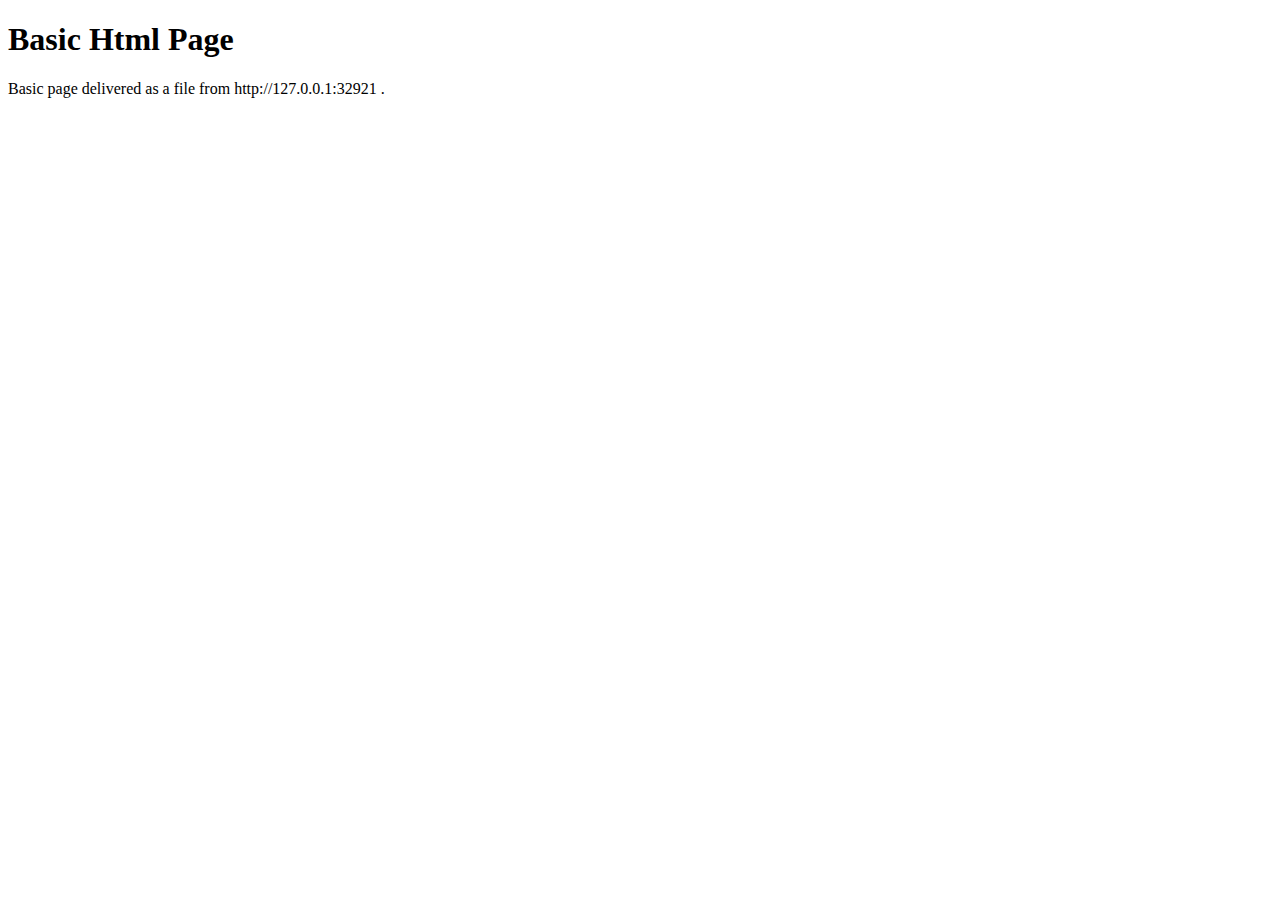
<file: src/server/S2-file-server/index.html>
<!doctype html>
<html lang=en>
<head>
  <meta charset="UTF-8">
  <title>Basic Html Page</title>
</head>
<body>
  <h1>Basic Html Page</h1>
  <p>
    Basic page delivered as a file from
    <script>document.writeln(window.location.origin)</script>.
  </p>

</body>
</html>
</file>
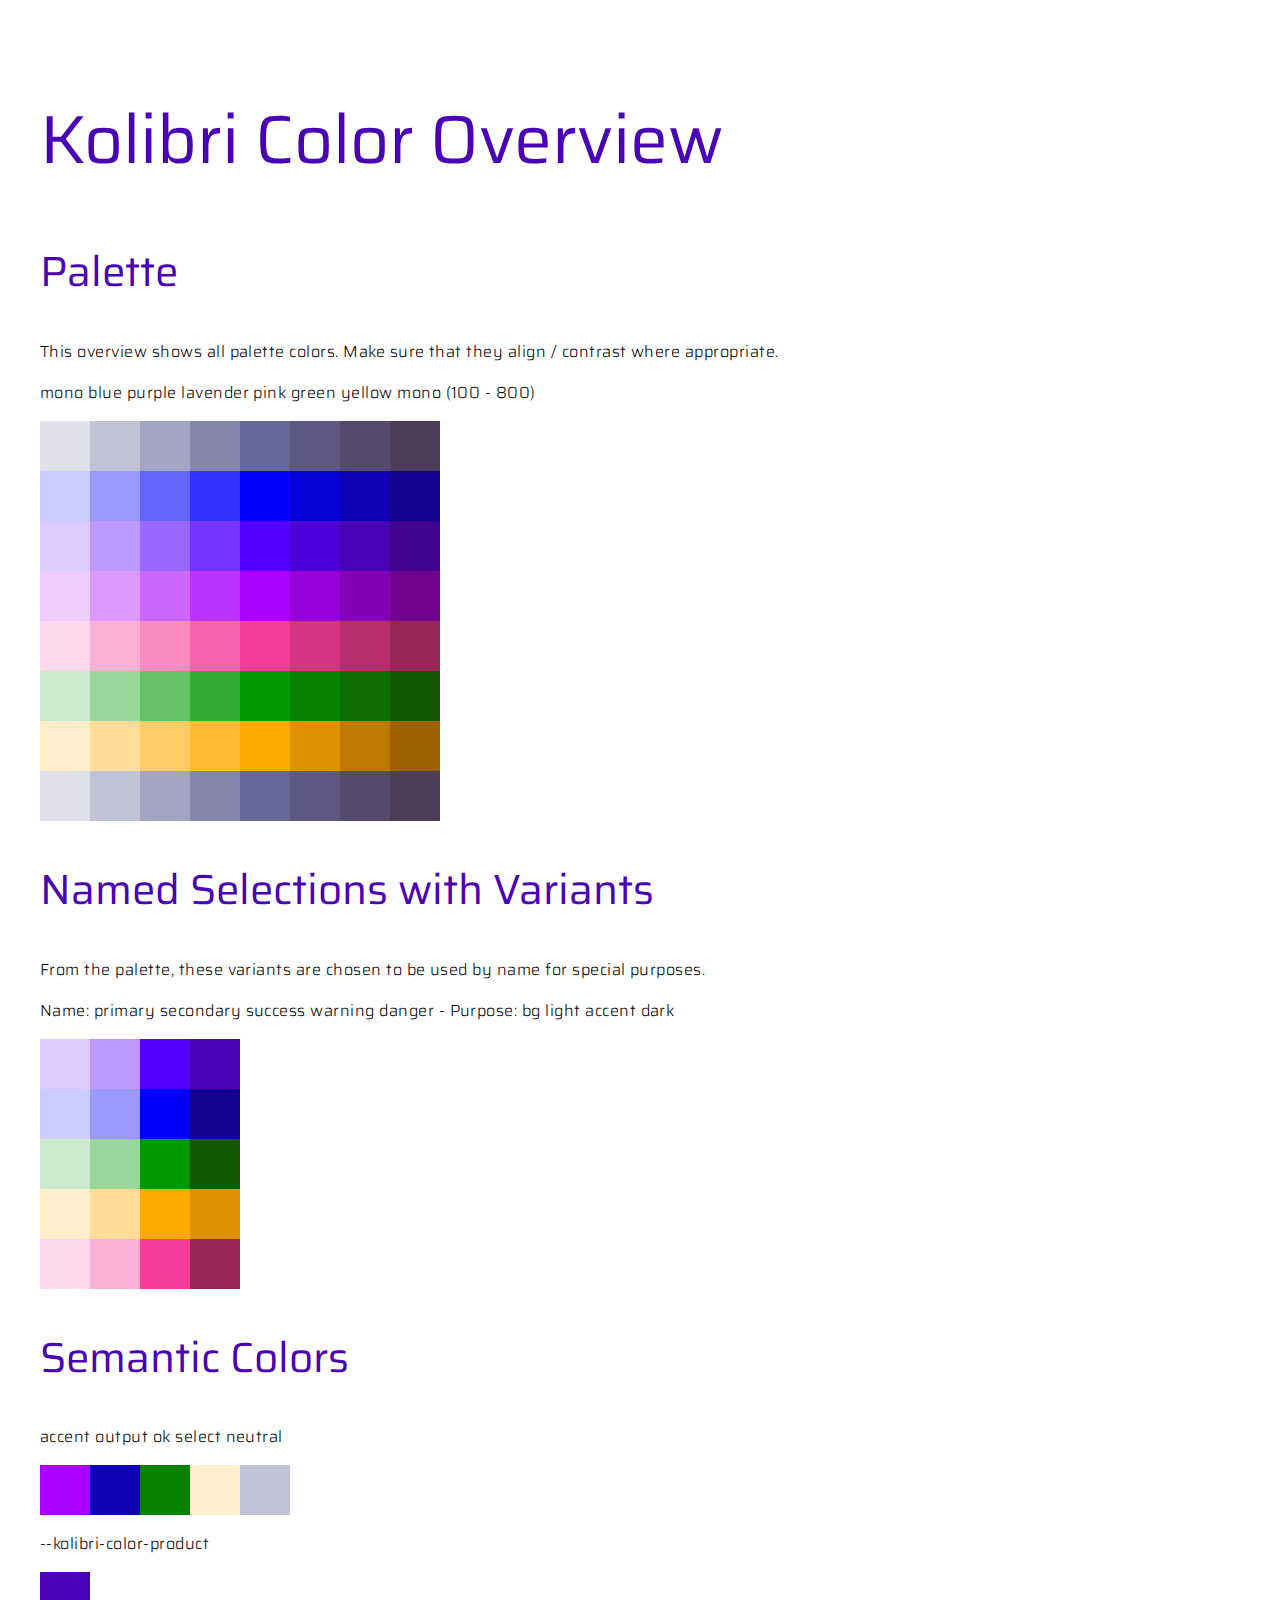
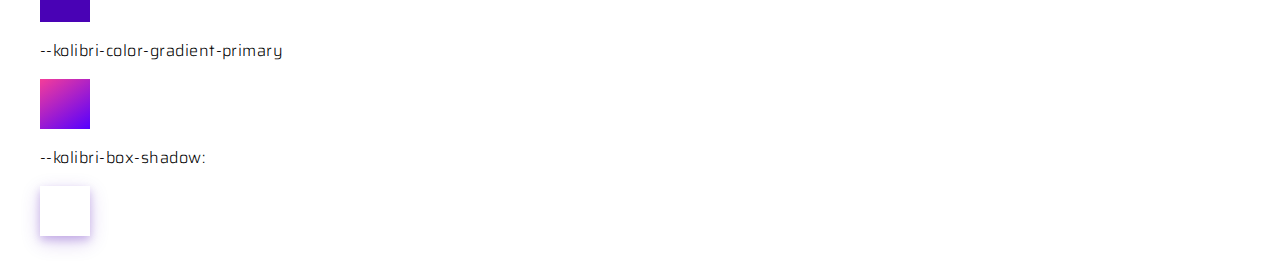
<file: docs/css/colors-overview.html>
<!DOCTYPE html>
<html lang="en">
<head>
    <meta charset="UTF-8">
    <title>Kolibri Color Overview</title>
    <link rel="stylesheet" href="kolibri-base.css">
    <style>
        .squares {
            display: flex;
            /*change below to validate transparency against black */
            /*background-color: black;*/
        }
        div {
            width:          50px;
            aspect-ratio:   1 / 1;
            /*change below to validate color changes with breaks */
            /*margin:         1px;*/
        }
        body > p {
            margin-top: 1em;
        }
        body {
            padding: 2em;
        }
    </style>
</head>
<body>
<h1>Kolibri Color Overview</h1>

<h2>Palette</h2>
<p>This overview shows all palette colors. Make sure that they align / contrast where appropriate.</p>
<p>mono blue purple lavender pink green yellow mono (100 - 800)</p>
<script>
    let out = "";
    "mono blue purple lavender pink green yellow mono".split(" ").forEach( colorName => {
        out += `<div class="squares">`;
        [1,2,3,4,5,6,7,8].forEach( step => {
            out += `<div title="${colorName} ${step}00" style="background-color: var(--kolibri-palette-${colorName}-${step}00)"></div>`;
        });
        out += `</div>`;
    });
    document.writeln(out);
</script>

<h2>Named Selections with Variants</h2>
<p>From the palette, these variants are chosen to be used by name for special purposes.</p>
<p>Name: primary secondary success warning danger -  Purpose: bg light accent dark</p>
<script>
    out = "";
    "primary secondary success warning danger".split(" ").forEach( semantic => {
        out += `<div class="squares">`;
        "bg light accent dark".split(" ").forEach( mod => {
            out += `<div title="${semantic} ${mod}" style="background-color: var(--kolibri-color-${semantic}-${mod})"></div>`;
        });
        out += `</div>`;
    });
    document.writeln(out);
</script>

<h2>Semantic Colors</h2>
<p>accent output ok select neutral</p>
<script>
    out = "";
    "kolibri".split(" ").forEach( _semantic => {
        out += `<div class="squares">`;
        "accent output ok select neutral".split(" ").forEach( mod => {
            out += `<div title="${mod}" style="background-color: var(--kolibri-color-${mod})"></div>`;
        });
        out += `</div>`;
    });
    document.writeln(out);
</script>

<p>--kolibri-color-product</p>
<div style="background-color: var(--kolibri-color-product)"></div>

<p>--kolibri-color-gradient-primary</p>
<div style="background-image: var(--kolibri-color-gradient-primary)"></div>

<p>--kolibri-box-shadow:</p>
<div style="box-shadow: var(--kolibri-box-shadow)"></div>



</body>
</html>
</file>
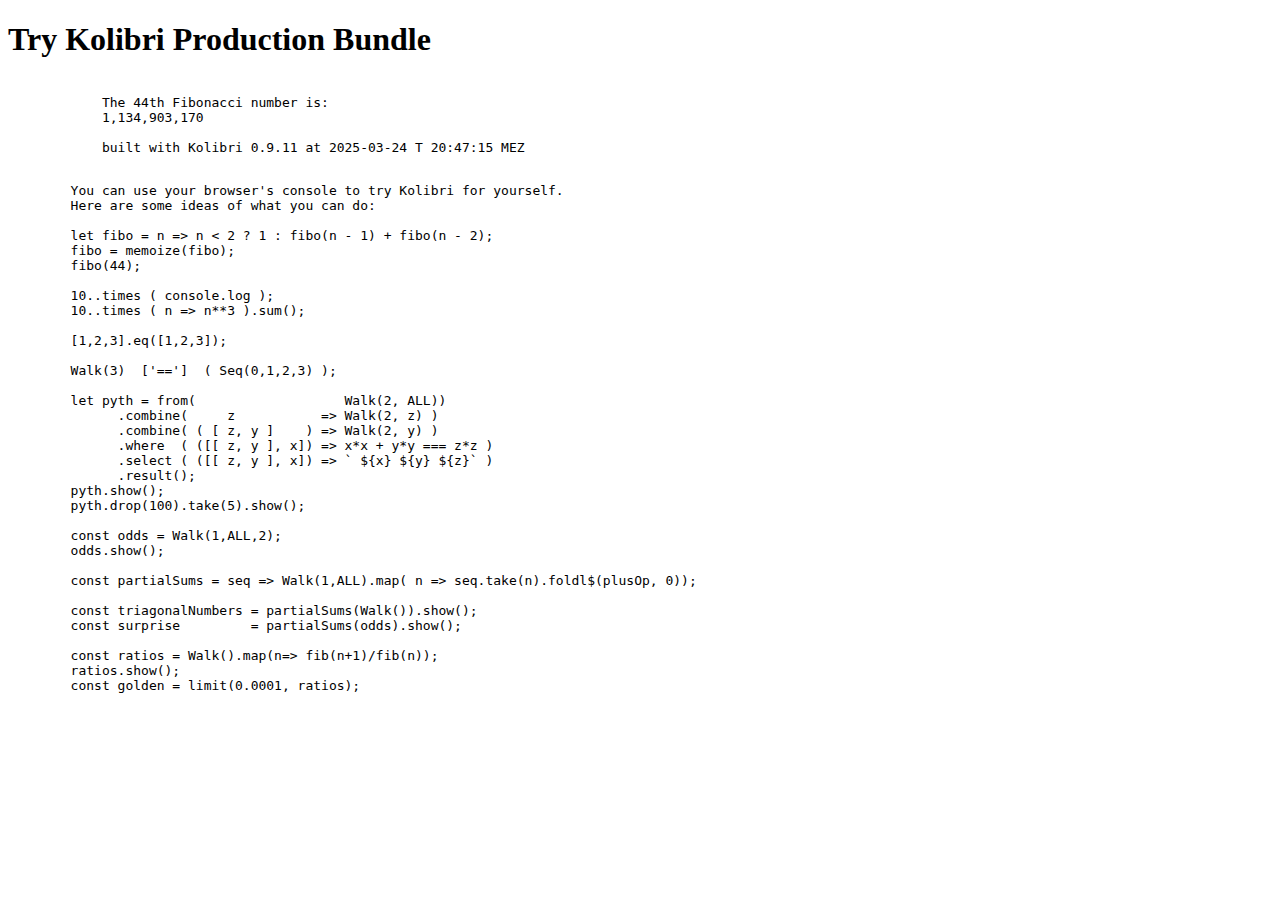
<file: docs/production/TryProduction.html>
<!DOCTYPE html>
<html lang="en">
    <head>
        <meta charset="UTF-8">
        <title>Try Kolibri Production Bundle</title>
    </head>
    <body>
    <h1>Try Kolibri Production Bundle</h1>

    <pre id="out"> waiting ... </pre>

    <script src="./kolibri-0.9.11.js"></script>
    <script >
        defaultConsoleLogging("ch", LOG_DEBUG);
        const asCH = new Intl.NumberFormat("ch-DE").format;

        let fib = n => n < 2 ? 1 : fib(n - 1) + fib(n - 2);
        fib = memoize(fib);

        out.textContent = `
            The 44th Fibonacci number is:
            ${ asCH( fib(44) ) }

            built with Kolibri ${versionInfo}
        `;

    </script>

    <pre>
        You can use your browser's console to try Kolibri for yourself.
        Here are some ideas of what you can do:

        let fibo = n => n < 2 ? 1 : fibo(n - 1) + fibo(n - 2);
        fibo = memoize(fibo);
        fibo(44);

        10..times ( console.log );
        10..times ( n => n**3 ).sum();

        [1,2,3].eq([1,2,3]);

        Walk(3)  ['==']  ( Seq(0,1,2,3) );

        let pyth = from(                   Walk(2, ALL))
              .combine(     z           => Walk(2, z) )
              .combine( ( [ z, y ]    ) => Walk(2, y) )
              .where  ( ([[ z, y ], x]) => x*x + y*y === z*z )
              .select ( ([[ z, y ], x]) => ` ${x} ${y} ${z}` )
              .result();
        pyth.show();
        pyth.drop(100).take(5).show();

        const odds = Walk(1,ALL,2);
        odds.show();

        const partialSums = seq => Walk(1,ALL).map( n => seq.take(n).foldl$(plusOp, 0));

        const triagonalNumbers = partialSums(Walk()).show();
        const surprise         = partialSums(odds).show();

        const ratios = Walk().map(n=> fib(n+1)/fib(n));
        ratios.show();
        const golden = limit(0.0001, ratios);


    </pre>

    </body>


</html>
</file>
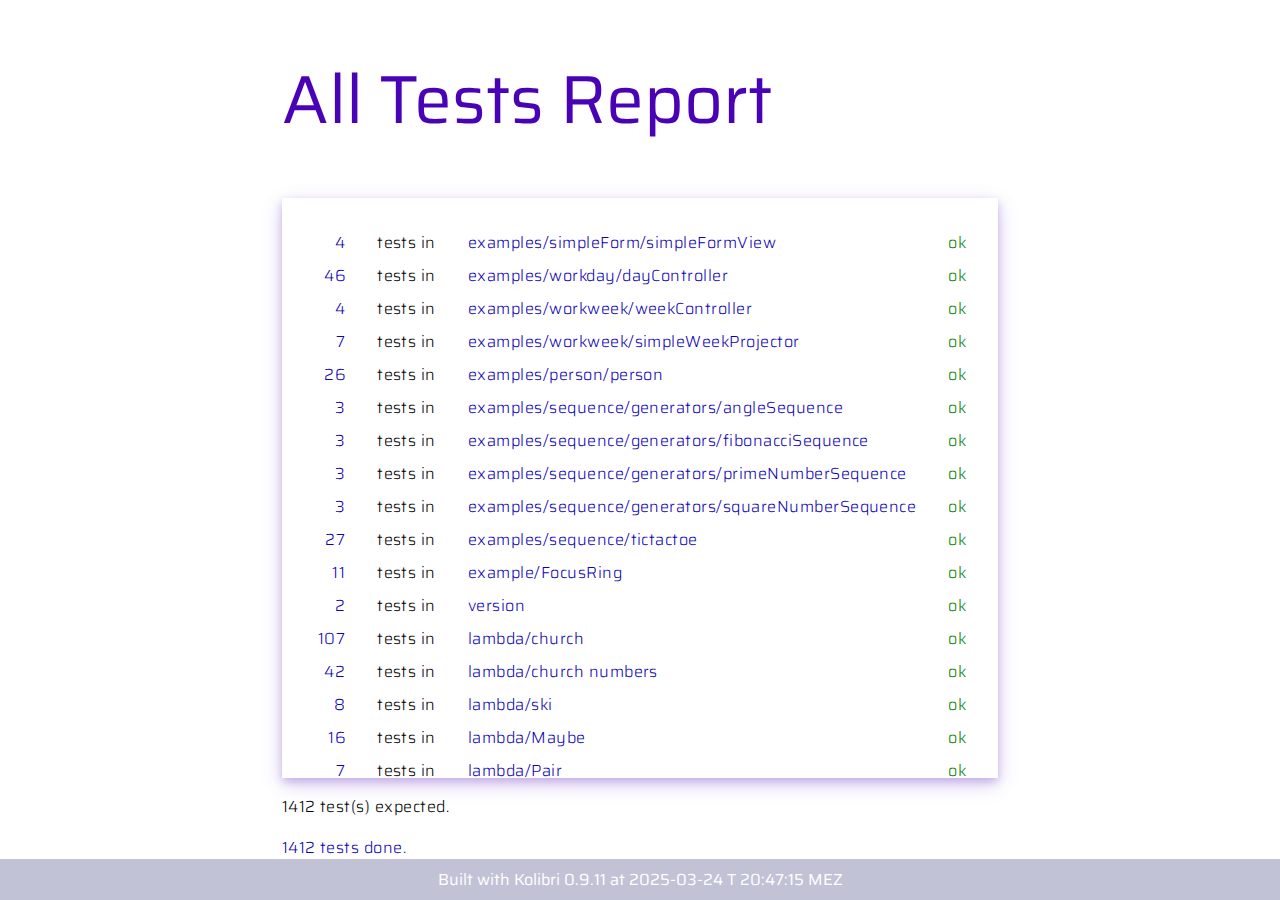
<file: docs/src/allTests.html>
<!DOCTYPE html>
<html lang="en">
<head>
    <title> All Tests </title>
    <link rel="shortcut icon" type="image/png" href="../img/logo/logo-60x54.png"/>
    <link rel="stylesheet"                     href="../css/testUi.css">
    <style>

    </style>
</head>
<body>
<h1>All Tests Report</h1>
<div id="out"></div>

<p> 1412 test(s) expected.</p>
<p id="grossTotal">Check console for possible errors.</p>

<footer></footer>

<script src="./kolibri/util/testUi-support.js" type="module"></script>
<script src="./allTestsSuite.js"               type="module"></script>

</body>
</html>
</file>
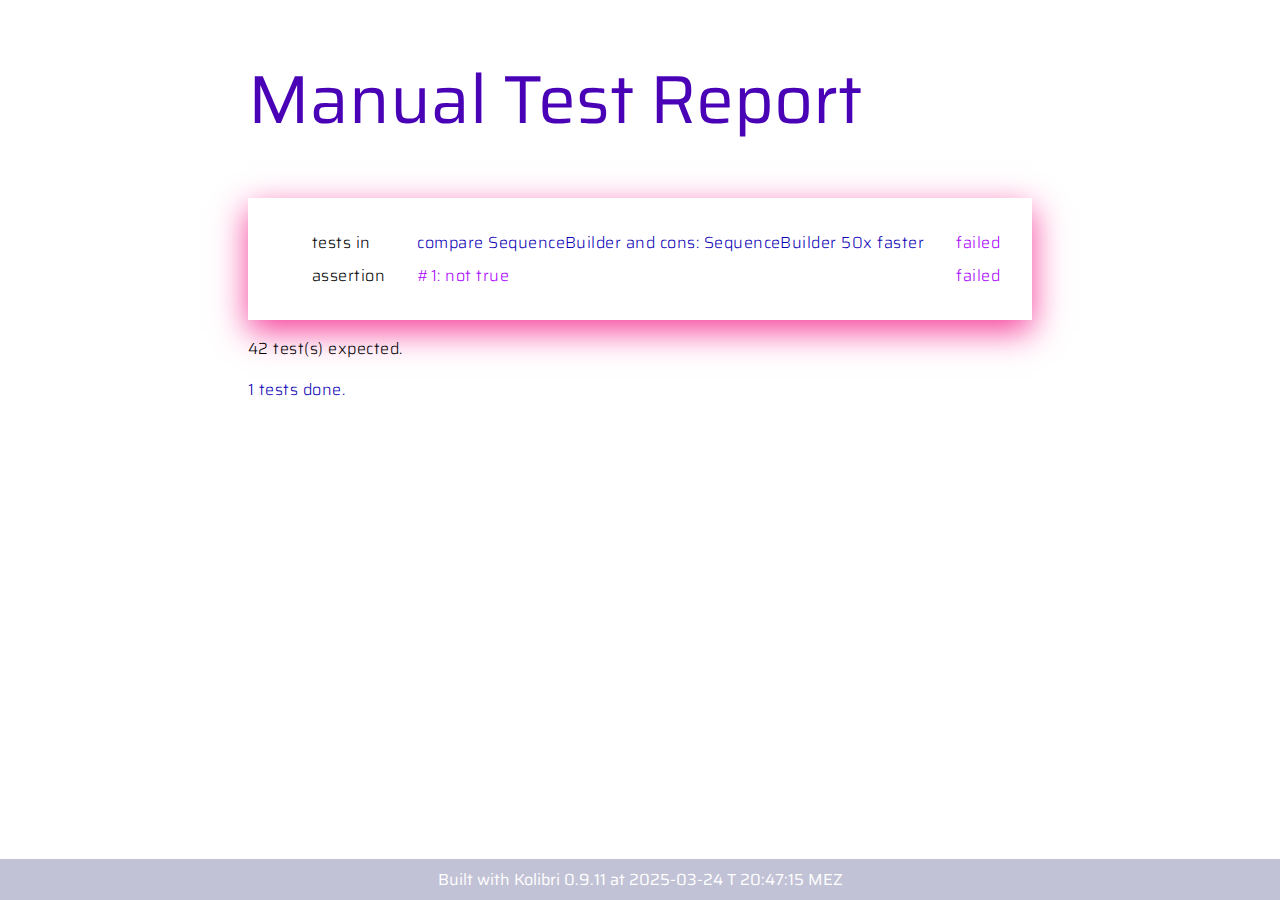
<file: docs/src/ManualTests.html>
<!DOCTYPE html>
<html lang="en">
<head>
    <title> All Tests </title>
    <link rel="shortcut icon" type="image/png" href="../img/logo/logo-60x54.png"/>
    <link rel="stylesheet"                     href="../css/testUi.css">
    <style>

    </style>
</head>
<body>
<h1>Manual Test Report</h1>
<div id="out"></div>

<p> 42 test(s) expected.</p>
<p id="grossTotal">Check console for possible errors.</p>

<footer></footer>

<script src="./kolibri/util/testUi-support.js" type="module"></script>
<script src="./manualTestsSuite.js"            type="module"></script>

</body>
</html>
</file>
<file: docs/css/kolibri-base.css>
/* make sure to keep in line with kolibriStyle.js */

@import "./kolibri-fonts.css";
@import "./kolibri-colors.css";
@import "./kolibri-projector-simple.css";


:root {
    padding:                 0;
    margin:                  0;
}
*, *::before, *::after {
    box-sizing: border-box;
}
::selection {
    background-color: var(--kolibri-color-select);
}

/* --- typography --- */

body {
    font-family: var(--font-family), system-ui;
}

header, h1, h2 {
    color: var(--kolibri-color-product);
}

header h1 {
    letter-spacing: 0.06em;
}

h1, h2, h3 {
    font-weight: normal;
    text-wrap:   balance;
}

div, p, ul, ol, dl, form, fieldset, label {
    font-family:    var(--font-family), system-ui;
    letter-spacing: 0.03em;
    font-weight:    300;
}

input, button, textarea, select { /* interaction elements */
    font-family:    system-ui;
    letter-spacing: 0.03em;
    font-weight:    normal;
}

/* --- end typography --- */

/* --- default element appearance --- */
ul {
    padding-left:       1em;
}
ul li::marker {
  color:                var(--kolibri-color-primary-accent);
}

figure {
    margin-inline:      0;
}
figcaption {
    font-style:         italic;
    font-size:          var(--font-size-caption);
    text-align:         end;
}
em {                    /* emphasis looks like highlighted with text marker */
    position:           relative;
    padding-inline:     0.2em 0.3em;
    &::before {
        content:        "";
        position:       absolute;
        inset:          0 0 -.2em 0;  /* inline -3px leads to strange line-break issues */
        border-radius:  5% 5% 20% 20%;
        background-color: var(--kolibri-color-select);
        z-index:        -10;
        rotate:         -3deg;
        opacity:        60%;
    }
}

a[href^="http"]::after { /* external link */
    content:            " ↗";
    opacity:            .3;
}
/* --- end default element appearance --- */

/* --- default invalid handling --- */
:invalid {
    border-color: var(--kolibri-color-accent);
}
input:invalid {
    border-color: transparent transparent var(--kolibri-color-accent) transparent;
}
input[type=text]:invalid {
    color: var(--kolibri-color-accent);
}
/* We cannot use pseudo elements with input type text so we introduce an extra following span.
   Note that the html structure is label - span ( input - span) like in simpleInputProjector.
*/
label + span { /* the "holder" span for the input comes right after a label */
    position:   relative; /* such that we can position against it */
}
label + span > input + span.invalidation_marker {
    /* background is transparent by default, so nothing is shown unless input becomes invalid */
    position:       absolute; /* get it out of the stacking context */
    top:            0;
    left:           0;
    width:          1ch;
    aspect-ratio:   1;
    transform:      translateX(-5ch);
}
label + span > input:invalid + span.invalidation_marker {
    background-image: radial-gradient(circle closest-side, white 0%, white 20%, var(--kolibri-color-accent) 99%, transparent 100%);
    filter:           drop-shadow(0 0 .2ch var(--kolibri-color-accent));
    transform:        translateX(-1ch);
    transition:       transform 0.5s ease-out;
}
/* --- end default invalid handling --- */

/* --- logo handling -- */
/* The information about where the actual logo file is, the format, etc. should
   not be distributed over all the files but kept in one place.
   Since the logo is decorative only, we avoid having to set fake "alt" attributes.
 */

.kolibri-logo {         /* for getting the logo from svg file, inline SVG element is in kolibriStyle.js */
	width:              342px;                       /* default - you might want to override this with inline style */
	aspect-ratio:       1;
	background-image:   url("../img/logo/logo.svg"); /* keep in one place */
	background-repeat:  no-repeat;
    background-size:    contain;
}

/* --- fun stuff with the logo --- */

.kolibri-logo-anim {                                /* works for both svg file or svg element */
	animation:          kolibri_fly_in 2s ease;
    .wing {
        animation-name:            kolibri-flapping;
        animation-duration:        .2s;
        animation-iteration-count: 15;
        animation-direction:       reverse;
        animation-timing-function: ease-in;
        transform-origin:          45% 45%;
    }
}
@keyframes kolibri_fly_in {
	0% {
		transform: scaleX(-1)  scale(0.4) translateX(400%) rotate(-30deg);
	}
	60% {
		transform:             scale(0.6) translateX(300%) rotate(-30deg);
	}
	100% {
		transform:             scale(1.0) translateX(0)    rotate(  0deg) ;
	}
}
@keyframes kolibri-flapping {
      from {
          transform:            scaleX(1)  rotate(0deg);
      }
      to {
          transform:            scaleX(-1) rotate(30deg);
      }
 }

/* --- standard values --- */
@media (prefers-reduced-motion: reduce) {
    * {
        animation-duration: 0.01ms ;
  }
}

/*noinspection CssUnknownProperty*/
:root {
    /*
        Needed to animate e.g. from height:0 to height:auto.
        Works in Chrome but does not work in FF, Safari yet (dec.24).
    */
    interpolate-size: allow-keywords; /* progressive enhancement*/
}
/* --- end of standard values --- */

/* --- a11y support: the "skip" link --- */

a.skip-link { /* position top center */
    position:     absolute;
    z-index:      100;
    top:          1em;
    left:         50%;
    transform:    translateX(-50%);
}

/* hide if not tabbed to
   but in such a way that it still can be tabbed to */
a.skip-link:not(:focus):not(:active) {
    position:   absolute;
    overflow:   hidden;
    height:     1px;
    width:      1px;
    clip:       rect(0 0 0 0);
    clip-path:  inset(50%);
    white-space: nowrap;
}

/* --- end of a11y support --- */

/* --- utility classes --- */

.prosa {
    margin-inline:  auto;
    max-width:      70ch;
    text-rendering: optimizeLegibility;
    text-wrap:      pretty;
}

.font_numeric {
    font-variant-numeric: tabular-nums;
}
.font_numeric_fraction {
    font-variant-numeric: diagonal-fractions;
}

/* --- end of utility classes --- */
</file>
<file: docs/css/testUi.css>
@import "kolibri-base.css";
body {
    width:                  max-content;
    margin-inline:          auto;
}
#out {
    max-height:             calc(100vh - 20rem);
    overflow:               scroll;
    display:                grid;
    grid-template-columns:  repeat(4, max-content);
    grid-column-gap:        2em;
    grid-row-gap:           .5em;
    padding:                2em;
    box-shadow:             var(--kolibri-box-shadow);
}
#out.failed {
    box-shadow:             0 .7rem  2rem 0 var(--kolibri-color-danger-accent);
}
#out div:nth-child(odd) {   /* count and file columns are output */
    color:                  var(--kolibri-color-output);
}
#out div:nth-child(4n-3) {  /* count column should be right-aligned */
    justify-self:           end;
}
#grossTotal {
    color:                  var(--kolibri-color-output);
}
footer {
    position:               fixed;
    inset:                  auto 0 0 0; /* anchor to bottom */
    text-align:             center;
    color:                  white;
    background:             var(--kolibri-color-neutral);
    padding:                .5em;
;
}
</file>
